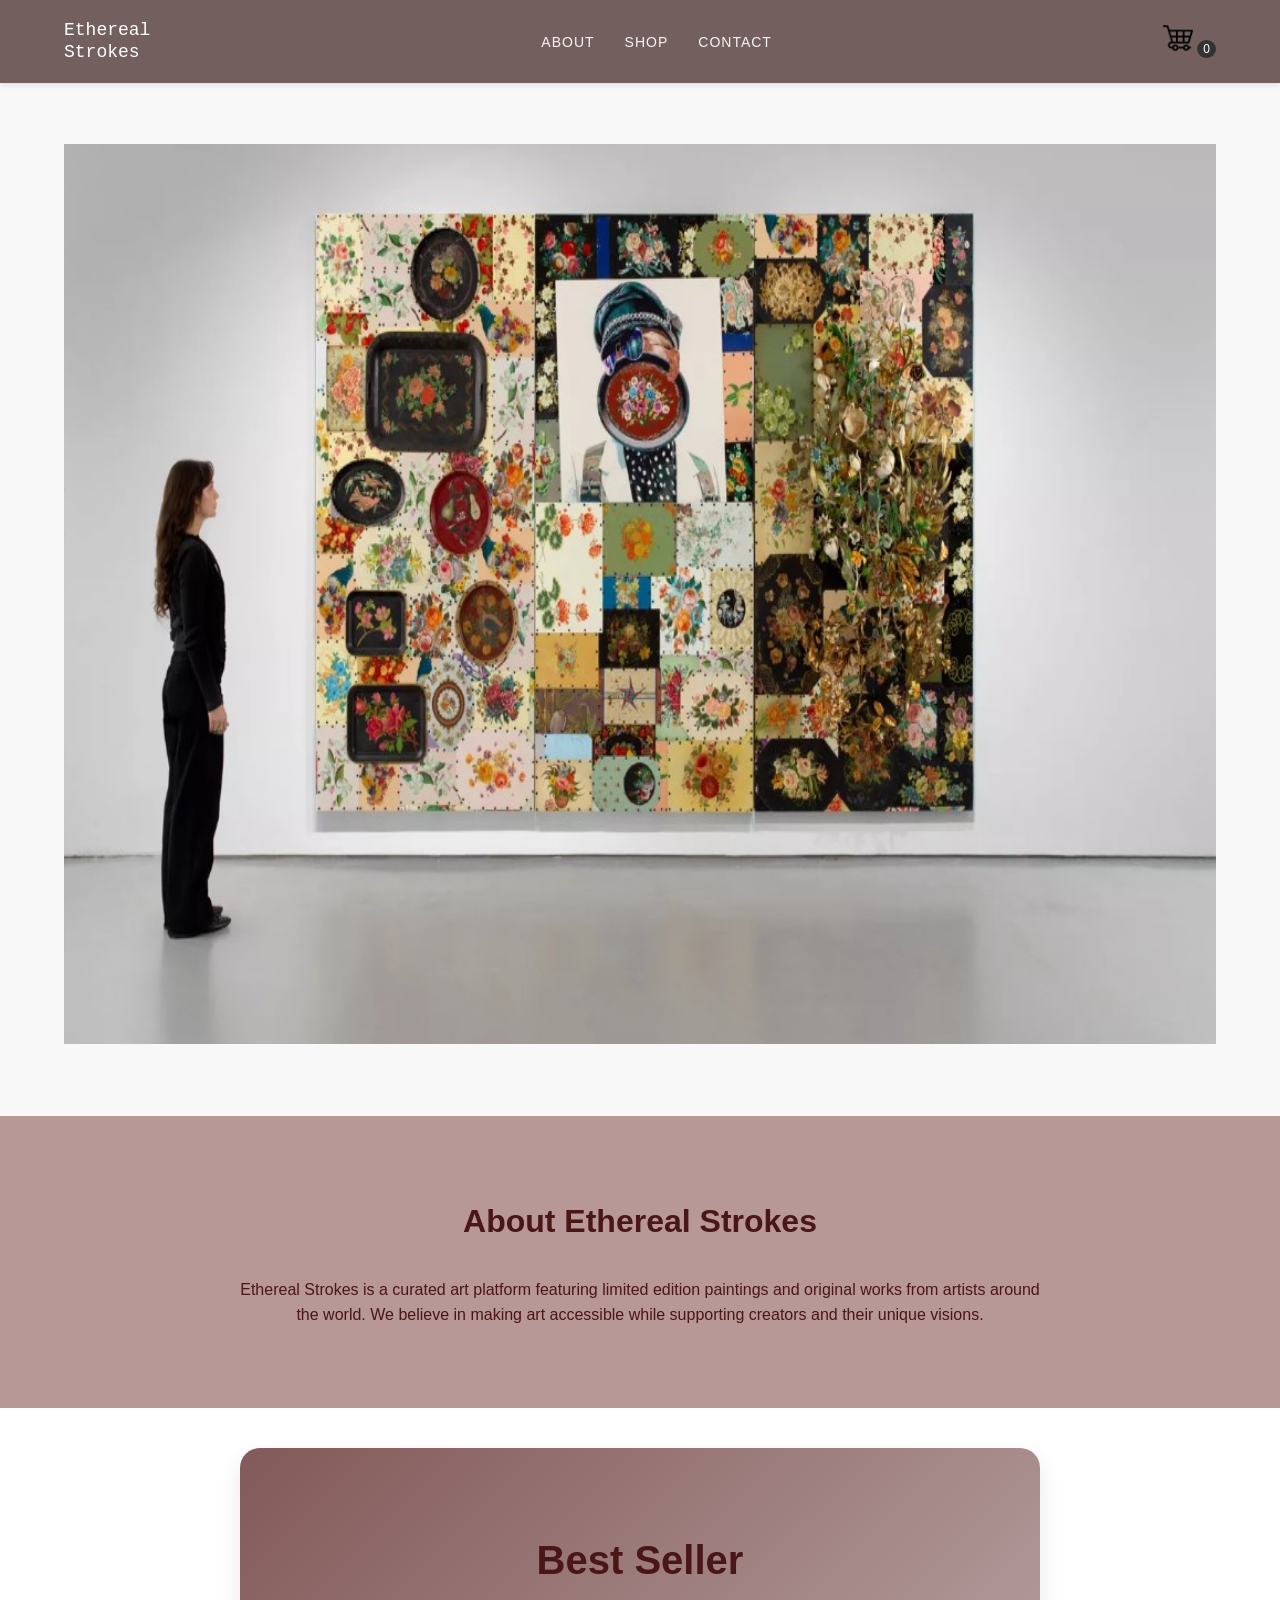
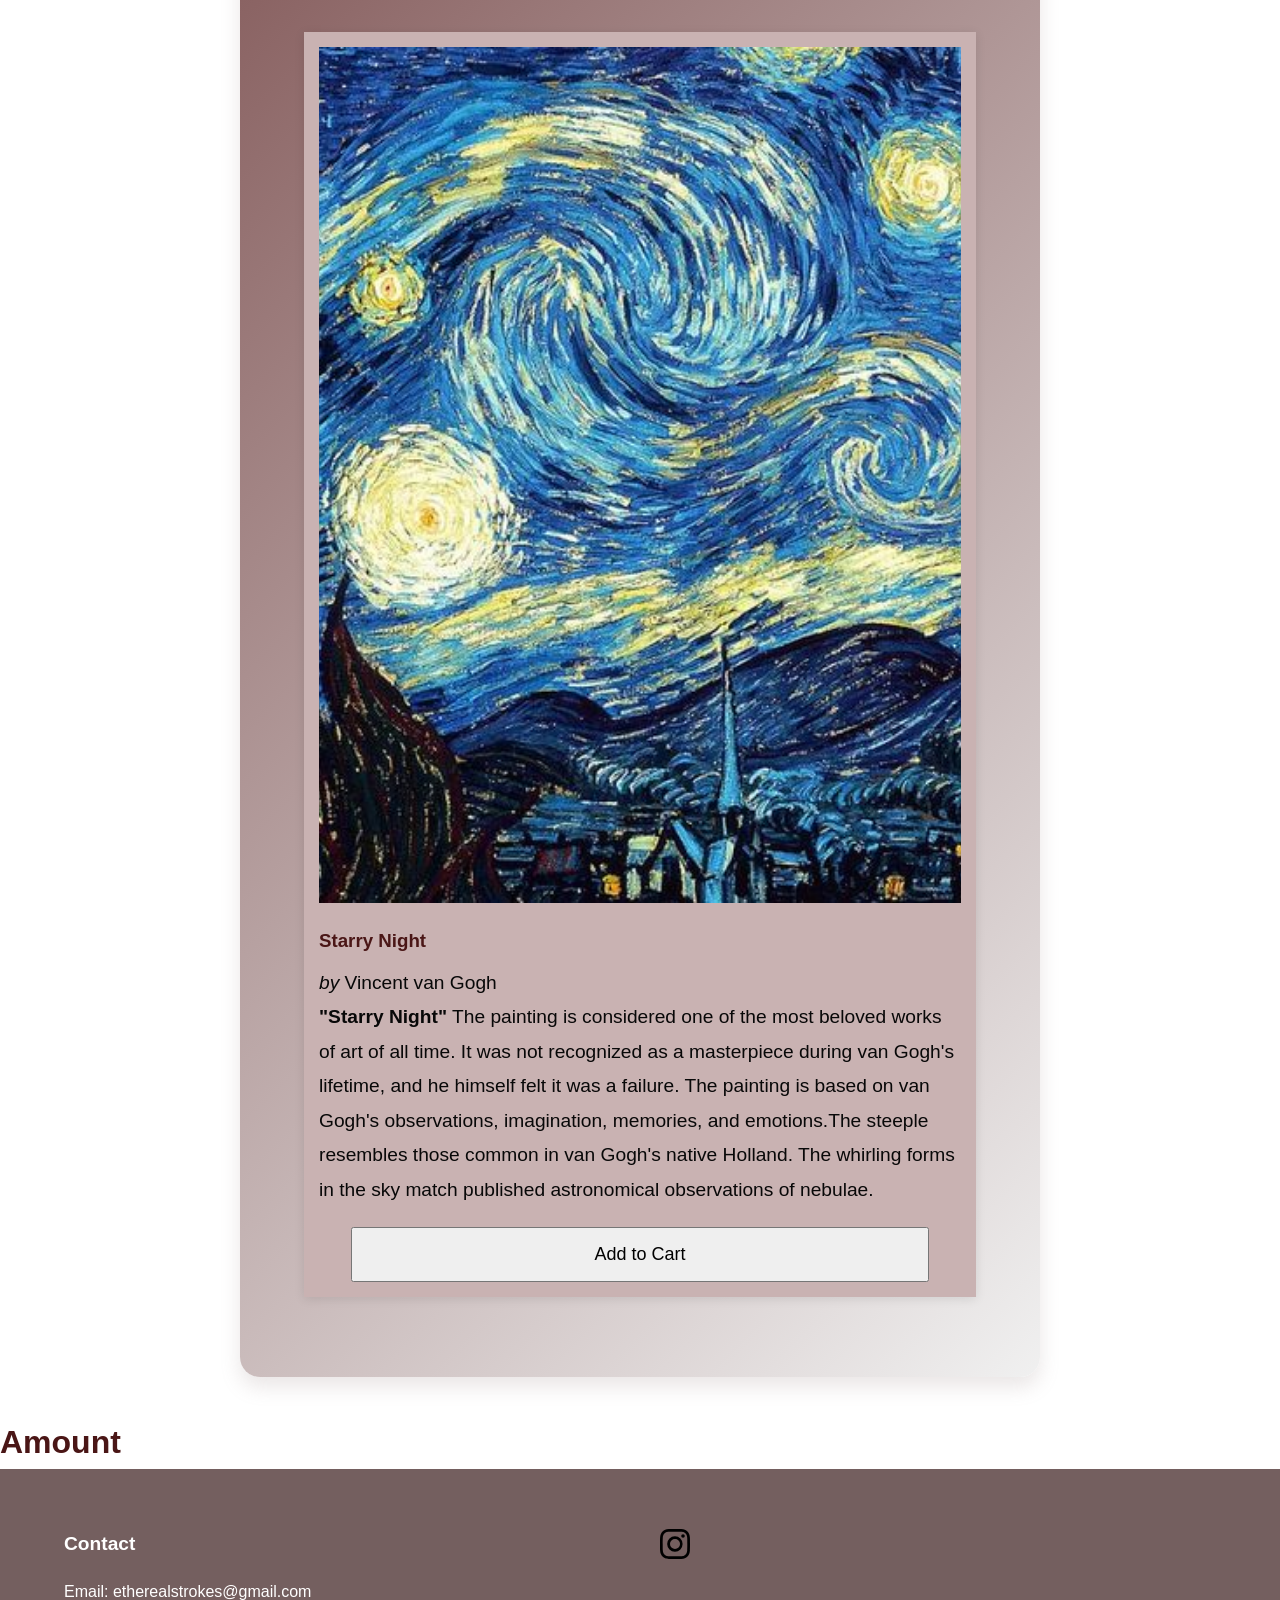
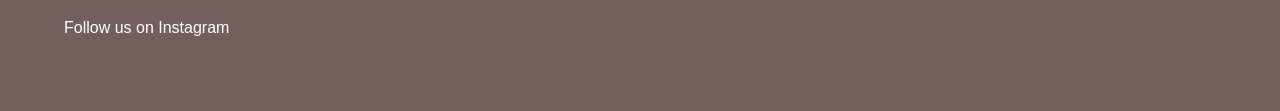
<file: ICT -PROJECT/index.html>
<!DOCTYPE html>
<html lang="en">
<head>
    <meta charset="UTF-8">
    <meta name="viewport" content="width=device-width, initial-scale=1.0">
    <title>Ethereal Strokes</title>
    <link rel="stylesheet" href="index.css">
</head>
<body>
    <header>
        <div class="logo">
            <span>Ethereal</span>
            <span>Strokes</span>
        </div>    
        <nav>
            <ul>
                <li><a href="#about">About</a></li>
                <li><a href="gallery.html">Shop</a></li>
                <li><a href="artist.html">Contact</a></li>
            </ul>
        </nav>
        <div class="right-nav">
            <div class="cart">
                <img src="cart-icon.png" alt="Cart" width="30px" length="30px"> 
                <span>0</span>
            </div>
        </div>
    </header>
    <section id="banner">
            <div class="banner-image">
                <img src="banner.jpeg" alt="Art Gallery">
            </div>
    </section>
    <!-- About Section -->
    <section id="about">
        <div class="about-content">
            <h2>About Ethereal Strokes</h2>
            <p>Ethereal Strokes is a curated art platform featuring limited edition paintings and original works from artists around the world. We believe in making art accessible while supporting creators and their unique visions.</p>
        </div>
    </section>
    <section id="best-seller">
        <h2>Best Seller</h2>
        <div class="gallery-grid">
            <article class="gallery-item">
                <img src="bestseller.jpg" alt="Gallery Item 1">
                <h3>Starry Night</h3>
                <p><i>by</i>  Vincent van Gogh </p>
                <p> <b>"Starry Night"</b> The painting is considered one of the most beloved works of art of all time. It was not recognized as a masterpiece during van Gogh's lifetime, and he himself felt it was a failure.
                    The painting is based on van Gogh's observations, imagination, memories, and emotions.The steeple resembles those common in van Gogh's native Holland.
                    The whirling forms in the sky match published astronomical observations of nebulae.</p>
                    <button id="add-to-cart-button" onclick="addToCart(10000)">Add to Cart</button>
            </article>
        </div>
    </section>
    <div>
        <h1>Amount</h1>
        <div id="total"></div>
    </div>
    <footer>
        <section id="Contact">
        <div class="footer-content">
            <div class="footer-column">
                <h3>Contact</h3>
                <ul>
                    <li>Email: etherealstrokes@gmail.com</li>
                    <li>Follow us on Instagram</li>
                </ul>
            </div>
            <a href="https://instagram.com">
                <img src="instagram.svg" alt="Instagram" width="30px" length="30px">
            </a>
        </div>
    </section>
    </footer>
</body>
</html>
</file>
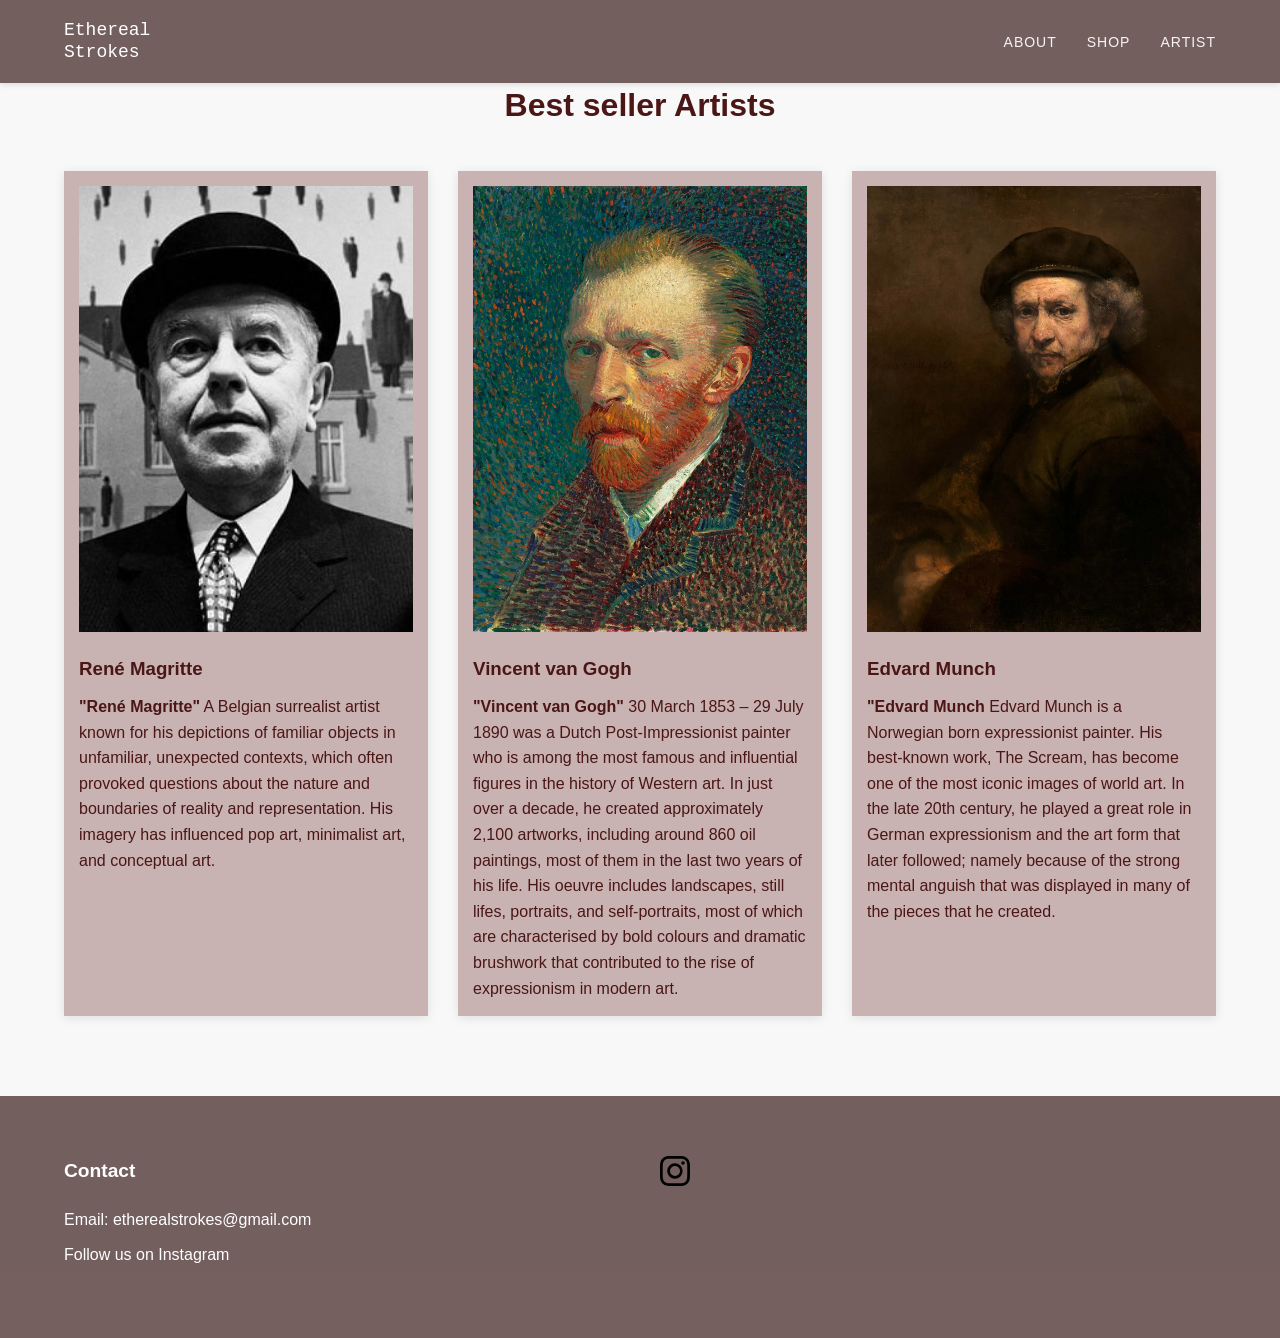
<file: ICT -PROJECT/artist.html>
<!DOCTYPE html>
<html lang="en">
<head>
    <meta charset="UTF-8">
    <meta name="viewport" content="width=device-width, initial-scale=1.0">
    <title>Contact</title>
    <link rel="stylesheet" href="index.css">
</head>
<header>
    <div class="logo">
        <span>Ethereal</span>
        <span>Strokes</span>
    </div>
    <nav>
        <ul>
            <li><a href="index.html">About</a></li>
            <li><a href="gallery.html">Shop</a></li>
            <li><a href="#artist">Artist</a></li>
        </ul>
    </nav>
    </header>
<body>
    <section id="gallery">
        <h2>Best seller Artists</h2>
        <div class="gallery-grid">
            <article class="gallery-item">
                <img src="artist1.jpg" alt="Gallery Item 1">
                <h3>René Magritte</h3>
                <p> <b>"René Magritte"</b> A Belgian surrealist artist known for his depictions of familiar objects in unfamiliar, unexpected contexts, which often provoked questions about the nature and boundaries of reality and representation. His imagery has influenced pop art, minimalist art, and conceptual art.</p>
            </article>
            <article class="gallery-item">
                <img src="artist2.webp" alt="Gallery Item 2">
                <h3>Vincent van Gogh</h3>
                <p> <b>"Vincent van Gogh"</b> 30 March 1853 – 29 July 1890 was a Dutch Post-Impressionist painter who is among the most famous and influential figures in the history of Western art. In just over a decade, he created approximately 2,100 artworks, including around 860 oil paintings, most of them in the last two years of his life. His oeuvre includes landscapes, still lifes, portraits, and self-portraits, most of which are characterised by bold colours and dramatic brushwork that contributed to the rise of expressionism in modern art.</p>
            </article>
            <article class="gallery-item">
                <img src="artist3.webp" alt="Gallery Item 3">
                <h3>Edvard Munch </h3>
                <p> <b>"Edvard Munch </b> Edvard Munch is a Norwegian born expressionist painter. His best-known work, The Scream, has become one of the most iconic images of world art. In the late 20th century, he played a great role in German expressionism and the art form that later followed; namely because of the strong mental anguish that was displayed in many of the pieces that he created.</p>
            </article>
        </div>
        
    </section>
    <footer>
        <section id="Contact">
        <div class="footer-content">
            <div class="footer-column">
                <h3>Contact</h3>
                <ul>
                    <li>Email: etherealstrokes@gmail.com</li>
                    <li>Follow us on Instagram</li>
                </ul>
            </div>
            <a href="https://instagram.com">
                <img src="instagram.svg" alt="Instagram" width="30px" length="30px">
            </a>
        </div>
    </section>
    </footer>

</body>
</html>
</file>
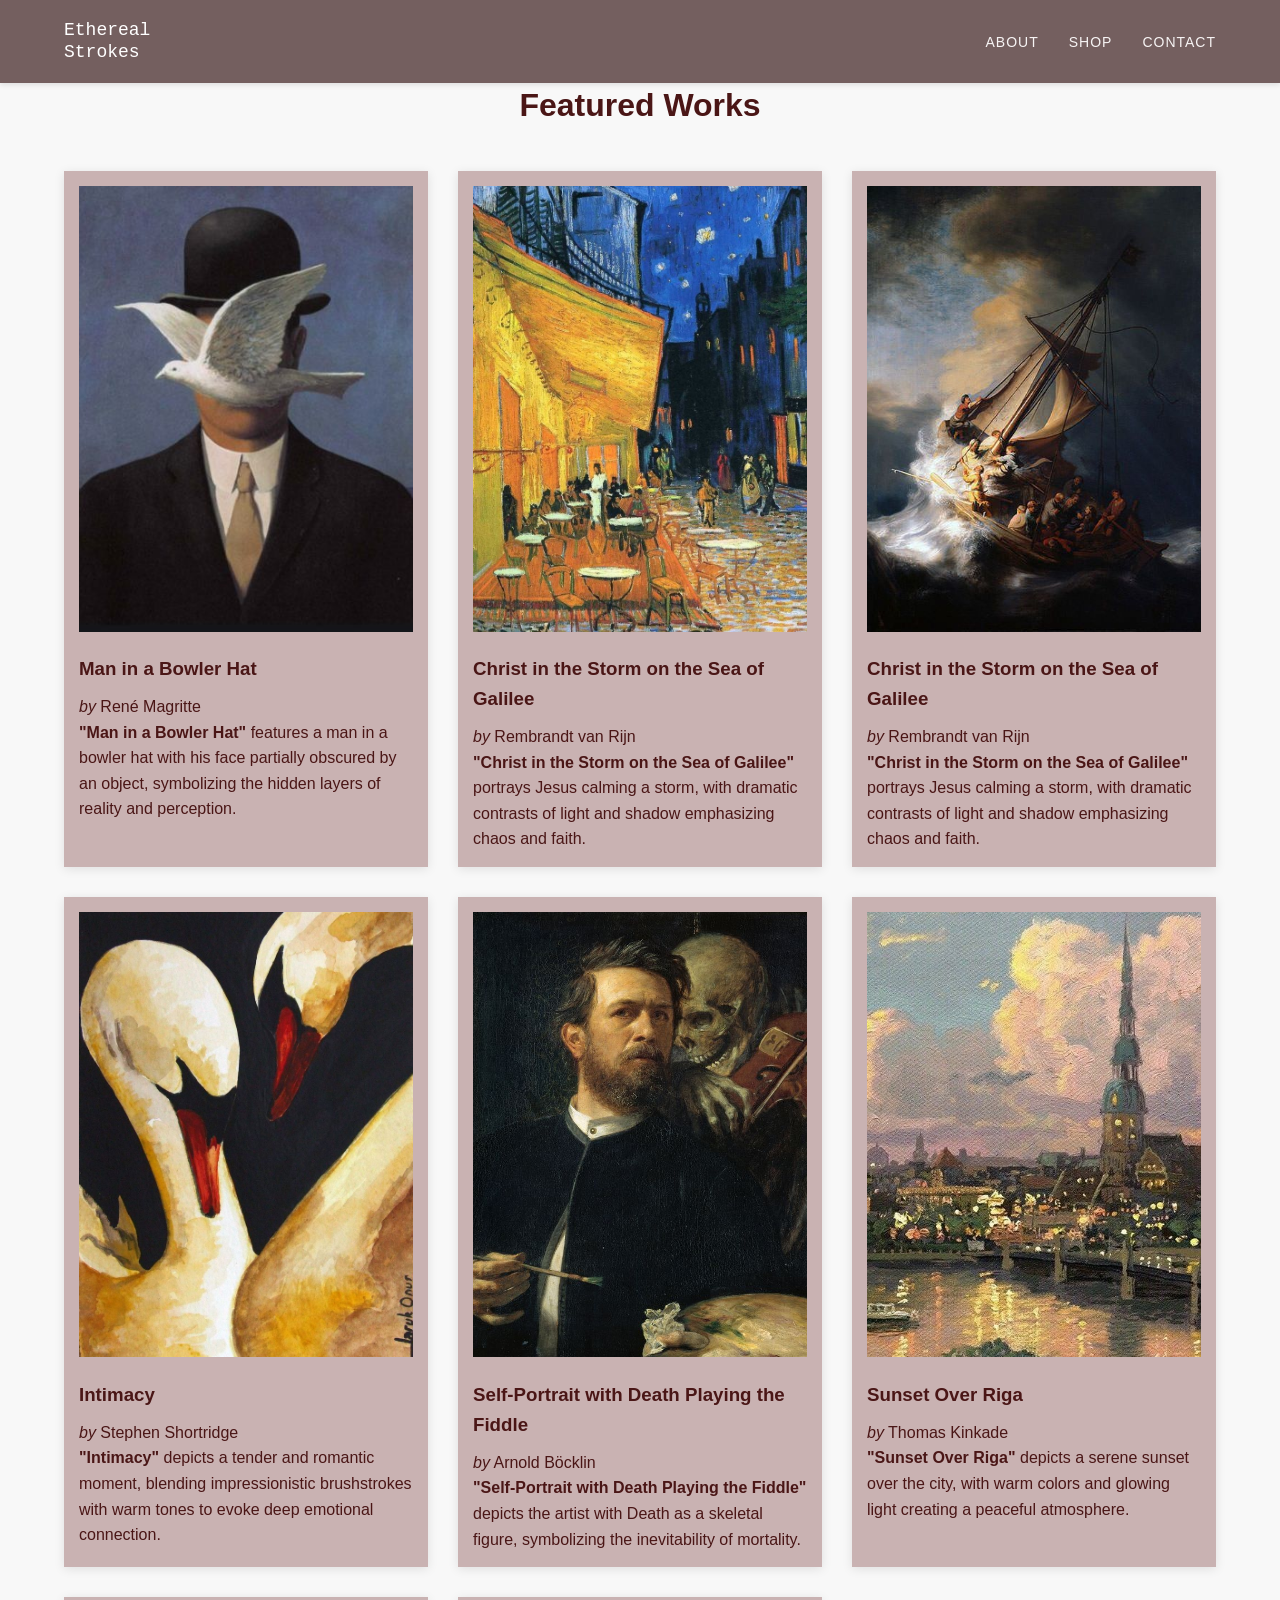
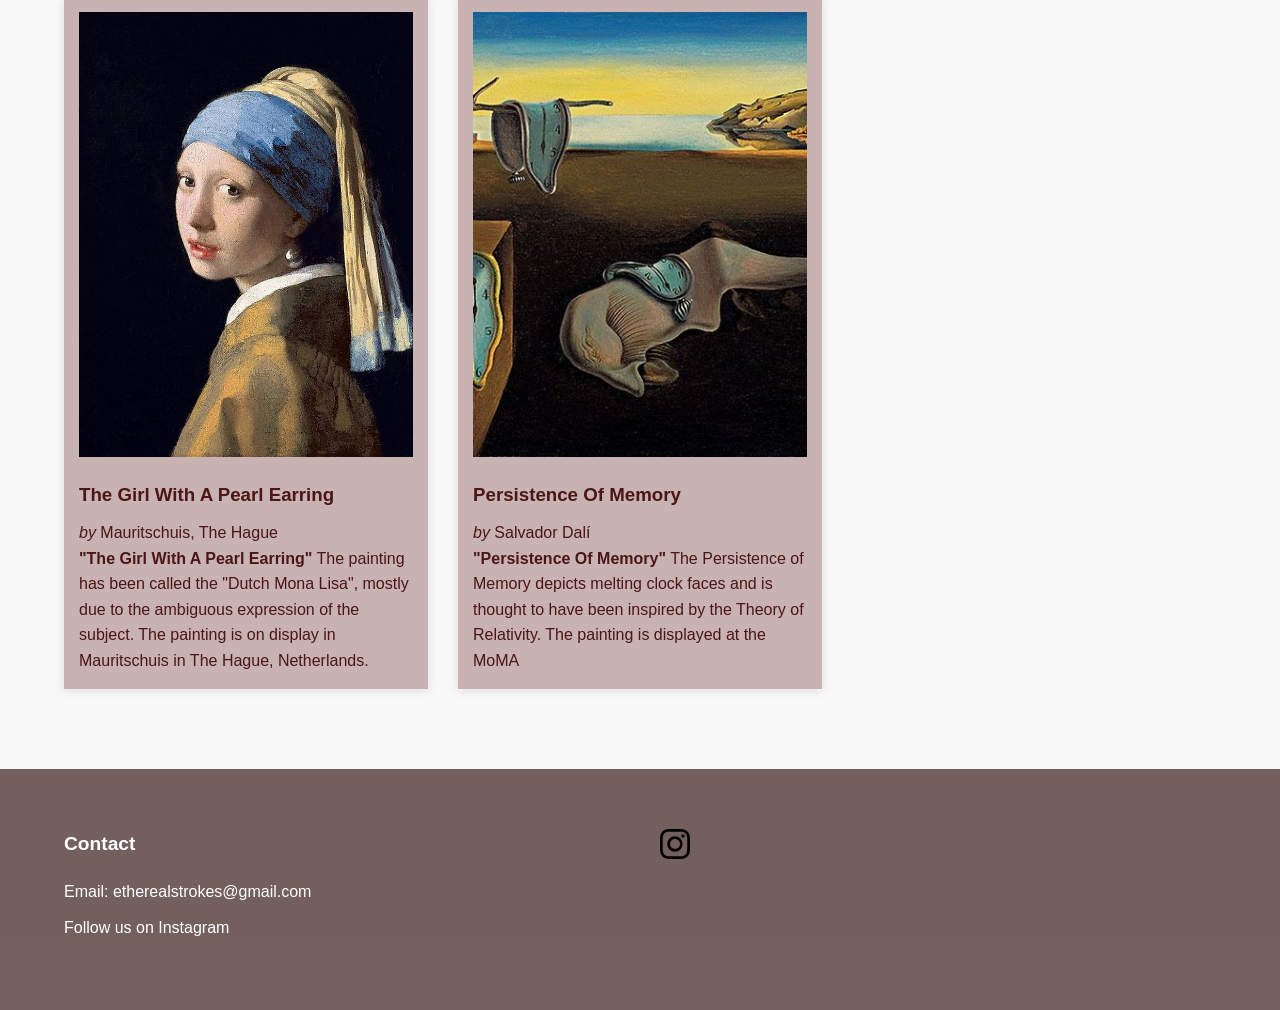
<file: ICT -PROJECT/gallery.html>
<!DOCTYPE html>
<html lang="en">
<head>
    <meta charset="UTF-8">
    <meta name="viewport" content="width=device-width, initial-scale=1.0">
    <title>Shop</title>
    <link rel="stylesheet" href="index.css">
</head>
<body>
    <header>
        <div class="logo">
            <span>Ethereal</span>
            <span>Strokes</span>
        </div>

        <nav>
            <ul>
                <li><a href="index.html">About</a></li>
                <li><a href="gallery.html">Shop</a></li>
                <li><a href="artist.html">Contact</a></li>
            </ul>
        </nav>
        </header>
    <section id="gallery">
        <h2>Featured Works</h2>
        <div class="gallery-grid">
            <article class="gallery-item">
                <img src="picture1.jpeg" alt="Gallery Item 1">
                <h3>Man in a Bowler Hat</h3>
                <p><i>by</i> René Magritte</p>
                <p> <b>"Man in a Bowler Hat"</b> features a man in a bowler hat with his face partially obscured by an object, symbolizing the hidden layers of reality and perception.</p>
                
            </article>
            <article class="gallery-item">
                <img src="picture2.jpeg" alt="Gallery Item 2">
                <h3>Christ in the Storm on the Sea of Galilee</h3>
                <p><i>by</i> Rembrandt van Rijn</p>
                <p><b>"Christ in the Storm on the Sea of Galilee"</b> portrays Jesus calming a storm, with dramatic contrasts of
                    light and shadow emphasizing chaos and faith.</p>
                       
            </article>
            <article class="gallery-item">
                <img src="picture3.jpeg" alt="Gallery Item 3">
                <h3>Christ in the Storm on the Sea of Galilee</h3>
                <p><i>by</i> Rembrandt van Rijn</p>
                <p><b>"Christ in the Storm on the Sea of Galilee"</b> portrays Jesus calming a storm, with dramatic contrasts of light and shadow emphasizing chaos and faith.</p>
                
            </article>
            <article class="gallery-item">
                <img src="picture4.jpeg" alt="Gallery Item 4">
                <h3>Intimacy</h3>
                <p><i>by</i> Stephen Shortridge</p>
                <p><b>"Intimacy"</b> depicts a tender and romantic moment, blending impressionistic brushstrokes with warm tones to evoke deep emotional connection.</p>
             
            </article>
            <article class="gallery-item">
                <img src="picture5.jpeg" alt="Gallery Item 5">
                <h3>Self-Portrait with Death Playing the Fiddle</h3>
                <p><i>by</i> Arnold Böcklin</p>
                <p><b>"Self-Portrait with Death Playing the Fiddle"</b> depicts the artist with Death as a skeletal figure, symbolizing the inevitability of mortality.</p>
               
            </article>
            <article class="gallery-item">
                <img src="picture6.jpeg" alt="Gallery Item 6">
                <h3>Sunset Over Riga</h3>
                <p><i>by</i> Thomas Kinkade</p>
                <p><b>"Sunset Over Riga"</b> depicts a serene sunset over the city, with warm colors and glowing light creating a peaceful atmosphere.</p>
               
            </article>
            <article class="gallery-item">
                <img src="picture7.jpg" alt="Gallery Item 7">
                <h3>The Girl With A Pearl Earring</h3>
                <p><i>by</i> Mauritschuis, The Hague</p>
                <p><b>"The Girl With A Pearl Earring"</b> The painting has been called the "Dutch Mona Lisa", mostly due to the ambiguous expression of the subject. The painting is on display in Mauritschuis in The Hague, Netherlands.</p>
            </article>
            <article class="gallery-item">
                <img src="picture8.jpg" alt="Gallery Item 8">
                <h3>Persistence Of Memory</h3>
                <p><i>by</i> Salvador Dalí</p>
                <p><b>"Persistence Of Memory"</b>  The Persistence of Memory depicts melting clock faces and is thought to have been inspired by the Theory of Relativity. The painting is displayed at the MoMA</p>
            </article>
        </div>
    </section>
    <footer>
        <section id="Contact">
        <div class="footer-content">
            <div class="footer-column">
                <h3>Contact</h3>
                <ul>
                    <li>Email: etherealstrokes@gmail.com</li>
                    <li>Follow us on Instagram</li>
                </ul>
            </div>
            <a href="https://instagram.com">
                <img src="instagram.svg" alt="Instagram" width="30px" length="30px">
            </a>
        </div>
    </section>
    </footer>
</body>
</html>
</file>
<file: ICT -PROJECT/index.css>
* {
    margin: 0;
    padding: 0;
    box-sizing: border-box;
}
body {
    font-family: Arial, sans-serif;
    line-height: 1.6;
    color: #4a1616;
}
/* Header */
header {
    position: fixed;
    top: 0;
    left: 0;
    width: 100%;
    background: #725c5cfa;
    padding: 20px 5%;
    display: flex;
    justify-content: space-between;
    align-items: center;
    box-shadow: 0 2px 5px rgba(0,0,0,0.1);
    z-index: 999;
}
.logo {
    font-family: 'Courier New', monospace;
    text-decoration: none;
    color: rgb(255, 255, 255);
    flex: 0 0 auto;
}
.logo span {
    display: block;
    font-size: 18px;
    line-height: 1.2;
}
nav ul {
    display: flex;
    list-style: none;
    gap: 30px;
}
nav a {
    text-decoration: none;
    color: #f7f4f4;
    text-transform: uppercase;
    font-size: 14px;
    letter-spacing: 1px;
}
.right-nav {
    display: flex;
    align-items: center;
    gap: 20px;
}
.right-nav input {
    padding: 8px;
    border: none;
    border-bottom: 1px solid #333;
    outline: none;
}
.cart span {
    background: #333;
    color: white;
    padding: 2px 6px;
    border-radius: 50%;
    font-size: 12px;
}
.search-bar {
    margin-left: auto;
}
.search-bar input {
    padding: 5px;
    font-size: 14px;
}

/* Banner */
#banner {
    margin-top: 80px;
    min-height: 80vh;
    display: flex;
    align-items: center;
    padding: 5%;
    background: #f8f8f8;
}
.banner-content {
    display: flex;
    max-width: 100%;
    margin: 0 auto;
    gap: 40px;
    align-items: center;
    background-image: cover;
}
.banner-image {
    flex: 1;
}
.banner-image img {
    width: 100%;
    height: 100vh;
    background-image: cover;
}
/* About  */
#about {
    padding: 80px 5%;
    text-align: center;
    background: #b89797;
}
.about-content {
    max-width: 800px;
    margin: 0 auto;
}
#about h2 {
    font-size: 2em;
    margin-bottom: 30px;
}


/* Gallery Section */
#gallery {
    padding: 80px 5%;
    background: #f8f8f8;
}
#gallery h2 {
    text-align: center;
    margin-bottom: 40px;
    font-size: 2em;
}
.gallery-grid {
    display: grid;
    grid-template-columns: repeat(auto-fit, minmax(300px, 1fr));
    gap: 30px;
    max-width: 1200px;
    margin: 0 auto;
}
.gallery-item {
    background: rgb(201, 178, 178);
    padding: 15px;
    box-shadow: 0 2px 10px rgba(0,0,0,0.1);
}
.image-wrapper img {
    max-height: 350px;
    object-fit: cover;
}
.gallery-item img {
    width: 100%;
    height: auto;
    margin-bottom: 15px;
    aspect-ratio: 3/4;
    object-fit: cover;
}

.gallery-item h3 {
    margin-bottom: 10px;
}
#add-to-cart-button{
    width: 90%;
    display: flex;
    align-items: center;
    text-align: center;
    padding: 15px;
    margin: auto;
    justify-content: center;
    font-size: large;
    margin-top: 20px;
}

/* Best Seller Section */
#best-seller {
    display: flex;
    flex-direction: column;
    align-items: center;
    justify-content: center;
    padding: 80px 5%;
    margin: 40px auto;
    max-width: 800px;
    background: linear-gradient(135deg, #835959, #f0f0f0);
    border-radius: 20px;
    box-shadow: 0 10px 20px rgba(151, 128, 128, 0.2);
    transition: transform 0.3s ease-in-out, box-shadow 0.3s ease-in-out;
}

#best-seller:hover {
    transform: scale(1.05);
    box-shadow: 0 15px 30px rgba(0, 0, 0, 0.3);
}

#best-seller h2 {
    text-align: center;
    margin-bottom: 40px;
    font-size: 2.5em;
    color: #4a1616;
}

#best-seller p {
    font-size: 1.2em;
    line-height: 1.8;
    color: #080808;
}

/* Footer Section */
footer {
    background: #725c5cfa;
    color: white;
    padding: 60px 5%;
}
.footer-content {
    display: grid;
    grid-template-columns: repeat(auto-fit, minmax(250px, 1fr));
    gap: 40px;
    max-width: 1200px;
    margin: 0 auto;
}
.footer-column h3 {
    margin-bottom: 20px;
    font-size: 1.2em;
}
.footer-column ul {
    list-style: none;
}
.footer-column ul li {
    margin-bottom: 10px;
}
.footer-column a {
    color: white;
    text-decoration: none;
}
.footer-column a:hover {
    text-decoration: underline;
}
.footer-column input {
    width: 100%;
    padding: 10px;
    margin-top: 10px;
    border: none;
    border-radius: 4px;
}
.footer-column button {
    background: white;
    color: #694c4c;
    border: none;
    padding: 10px 20px;
    margin-top: 10px;
    border-radius: 4px;
    cursor: pointer;
}
/* Interactive Elements */
nav a:hover,
.footer-column button:hover {
    opacity: 0.8;
}
.gallery-item:hover {
    transform: translateY(5px);
    transition: transform 0.3s ease;
}
/* Responsive Design */
@media (max-width: 768px) {
    .banner-content {
        flex-direction: column;
        text-align: center;
    }
    nav ul {
        gap: 15px;
    }
    .right-nav input {
        display: none;
    }
    .footer-content {
        grid-template-columns: repeat(auto-fit, minmax(200px, 1fr));
    }
}
@media (max-width: 480px) {
    .banner-text h1 {
        font-size: 2em;
    }
    #about h2,
    #gallery h2 {
        font-size: 1.8em;
    }
    .gallery-grid {
        grid-template-columns: 1fr;
    }
}
</file>
